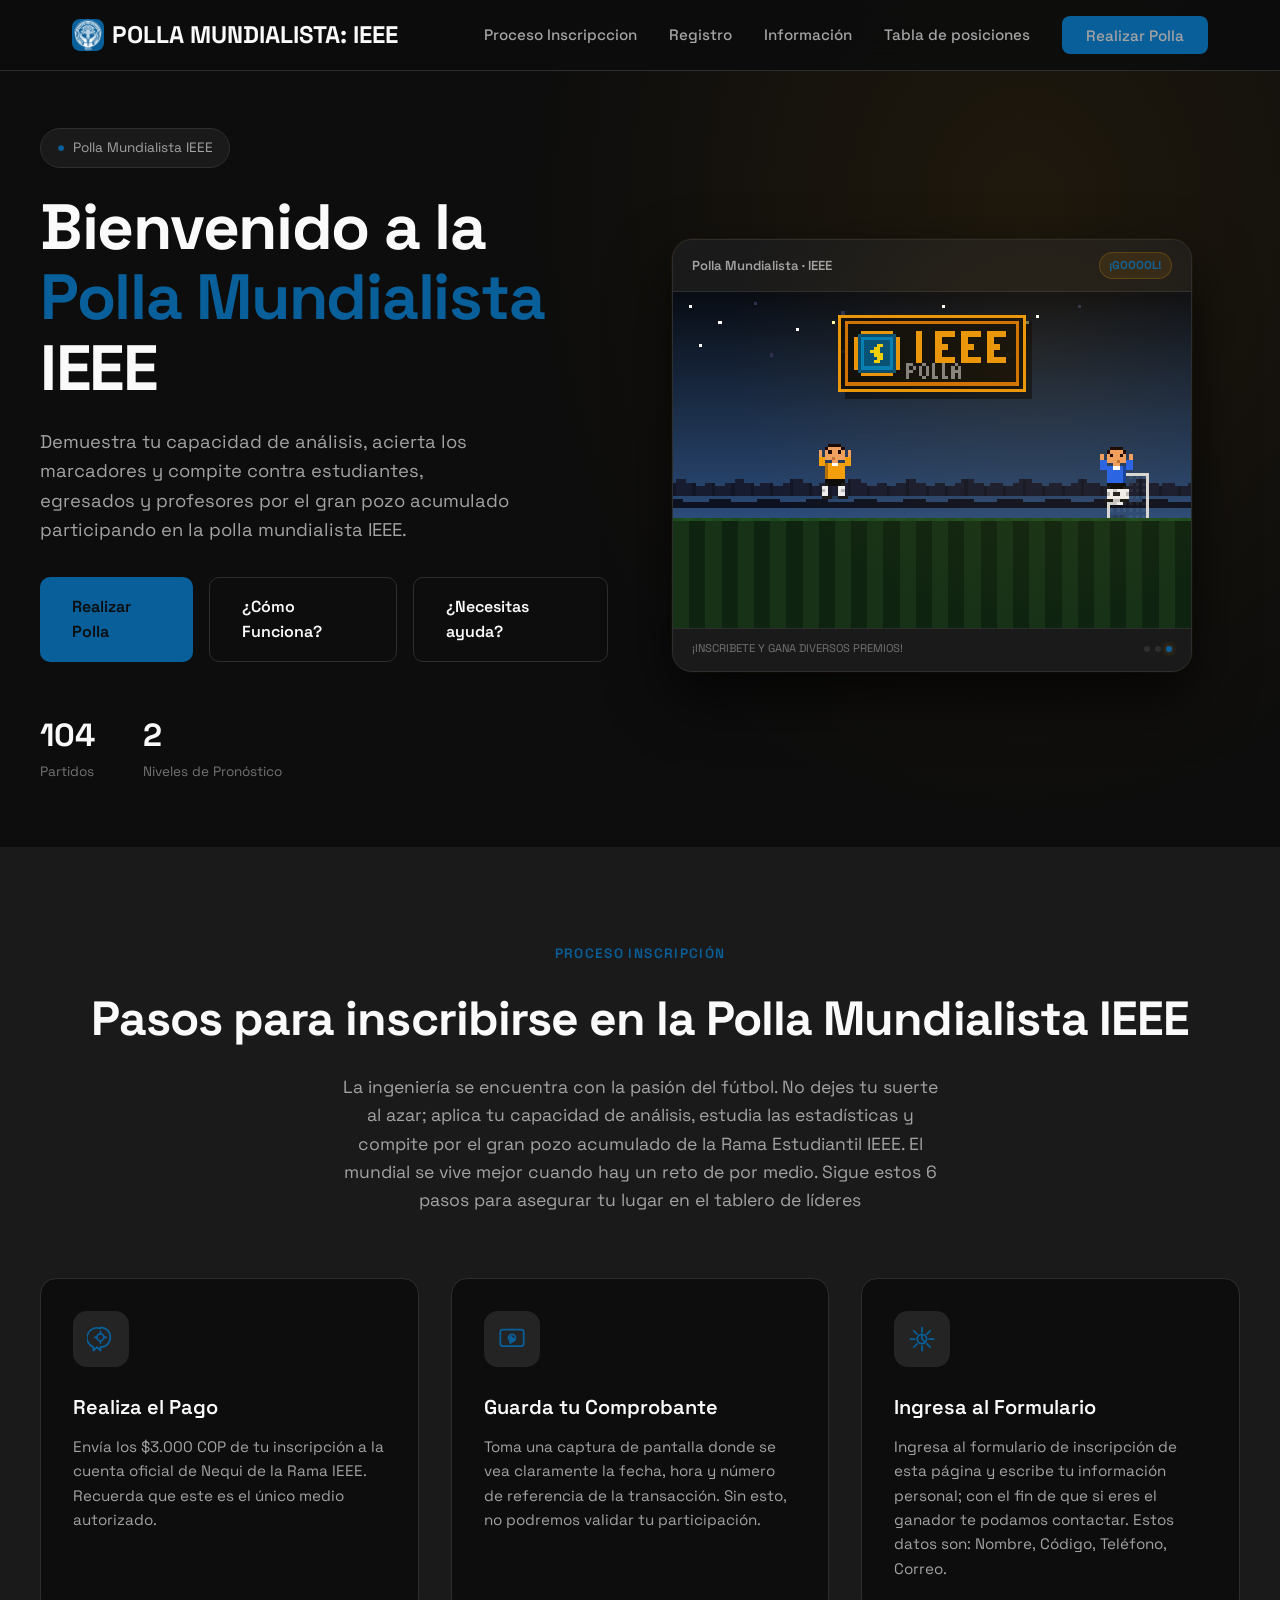
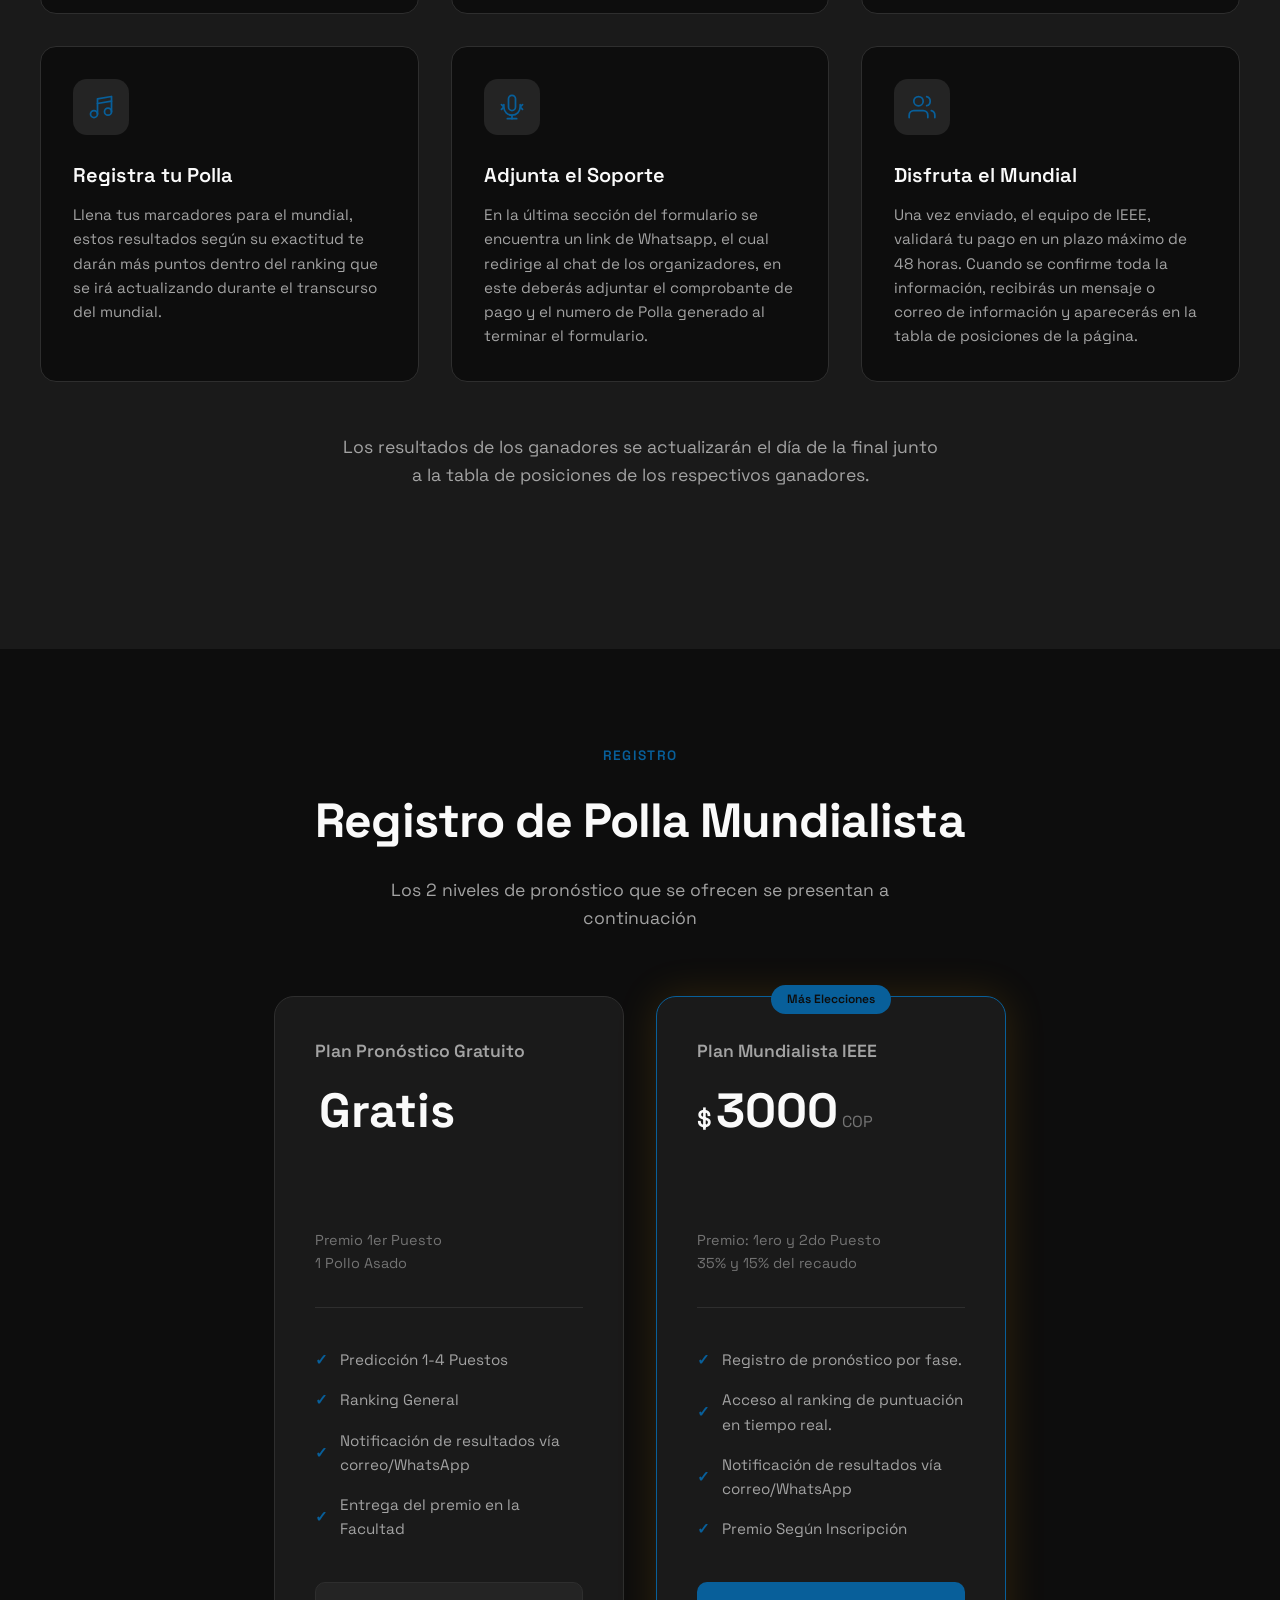
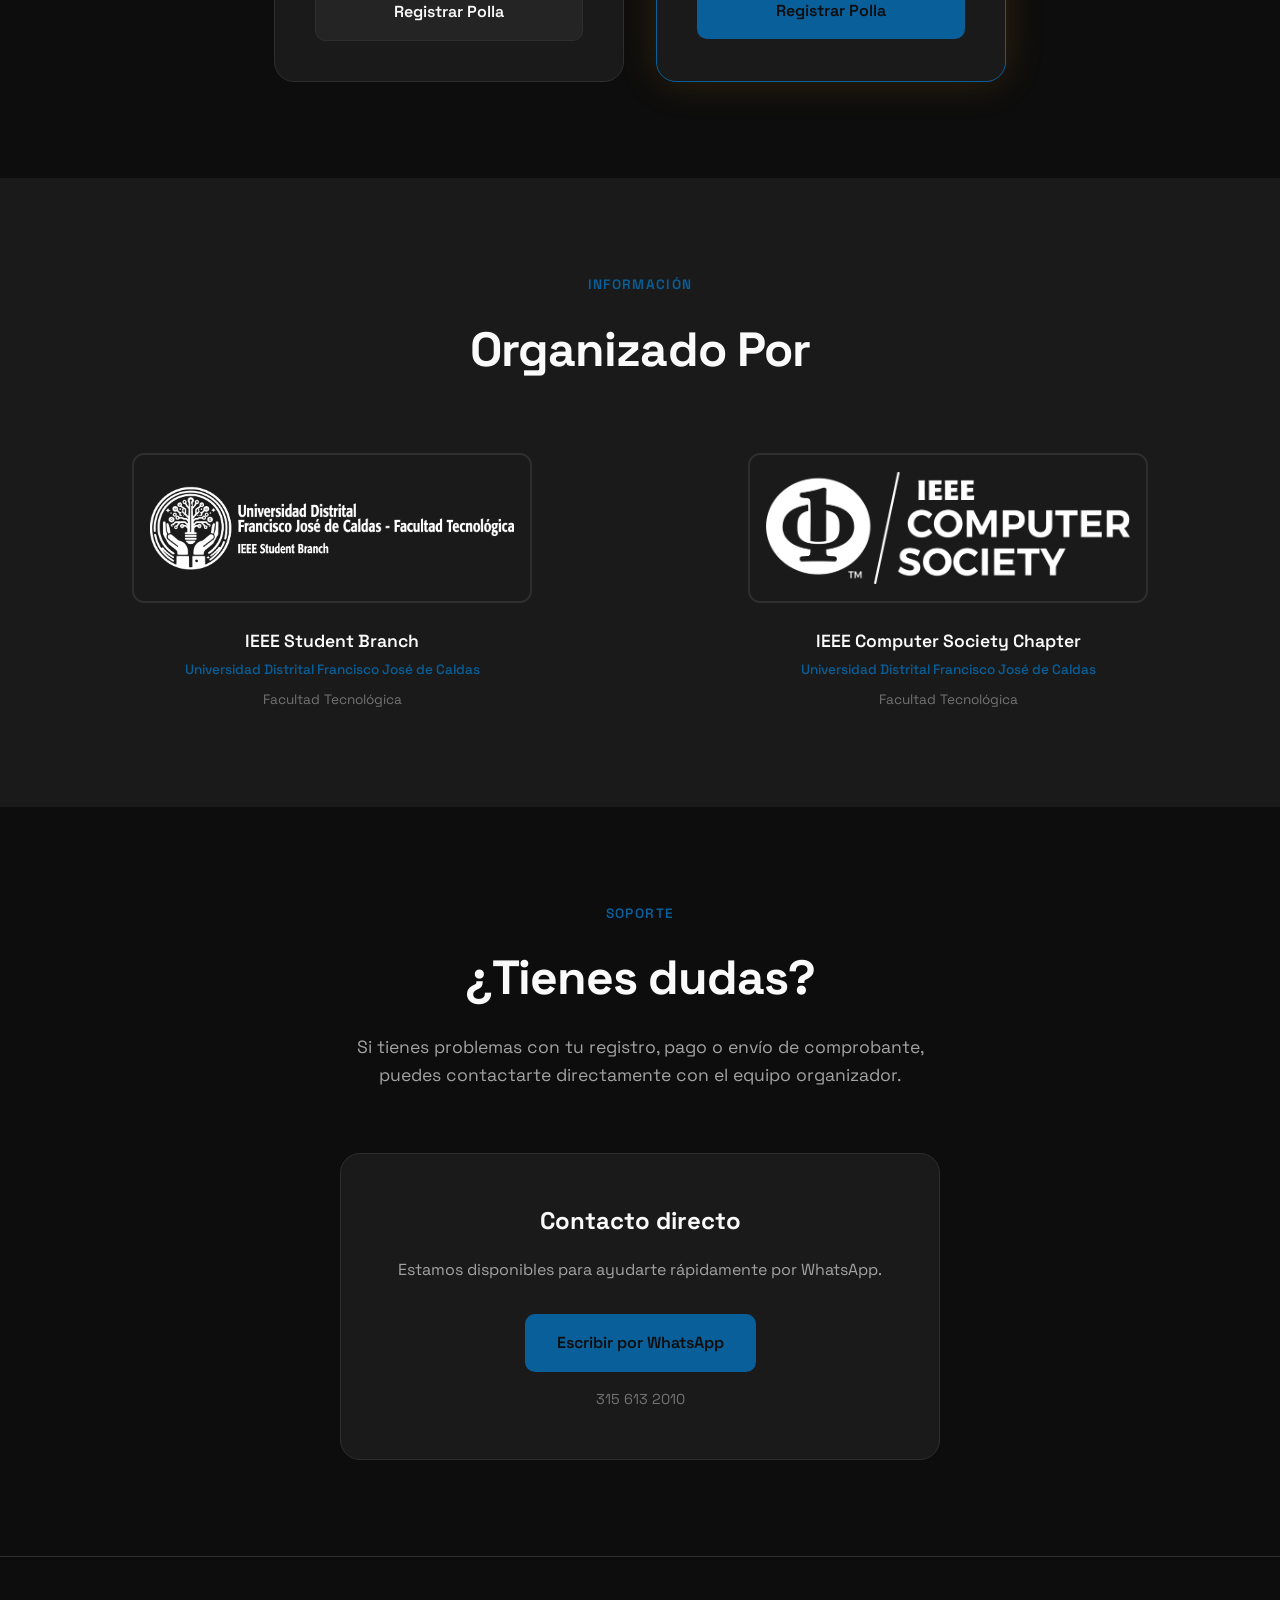
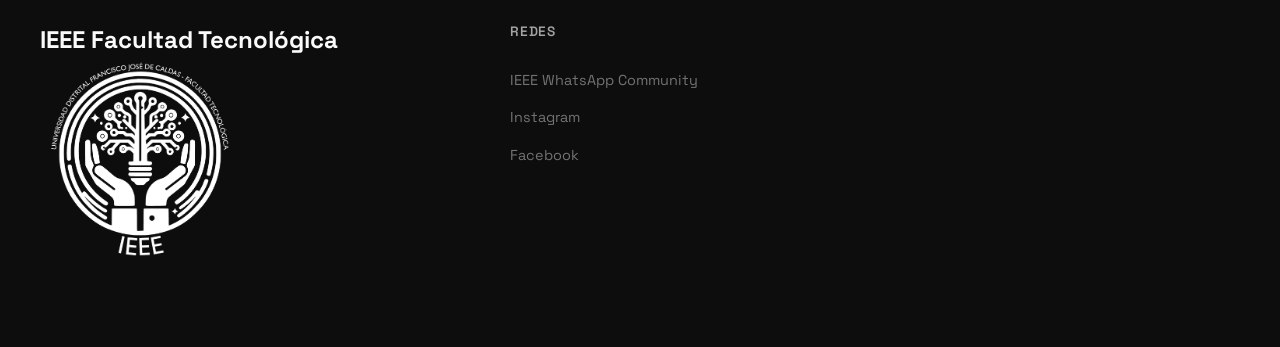
<file: index.html>
<!doctype html>
<html lang="en">

<head>
  <meta charset="UTF-8" />
  <meta name="viewport" content="width=device-width, initial-scale=1.0" />
  <title>Polla Mundialista IEEE</title>
  <link rel="preconnect" href="https://fonts.googleapis.com" />
  <link rel="preconnect" href="https://fonts.gstatic.com" crossorigin />
  <link href="https://fonts.googleapis.com/css2?family=Space+Grotesk:wght@300;400;500;600;700&display=swap"
    rel="stylesheet" />
  <link rel="stylesheet" href="styles.css" />
</head>

<body>
  <nav>
    <div class="nav-container">
      <a href="#" class="logo">
        <div class="logo-icon">
          <img src="images/Master Brand White.png" alt="IEEE Logo" />
        </div>
        POLLA MUNDIALISTA: IEEE
      </a>
      <ul class="nav-links">
        <li><a href="#features">Proceso Inscripccion</a></li>
        <li><a href="#pricing">Registro</a></li>
        <li><a href="#instructors">Información</a></li>
        <li><a href="leaderboard.html">Tabla de posiciones</a></li>
        <li><a href="#pricing" class="nav-cta"><span>Realizar Polla</span></a></li>
      </ul>
      <button class="mobile-menu-btn">☰</button>
    </div>
  </nav>
  <section class="hero">
    <div class="hero-container">
      <div class="hero-content">
        <div class="hero-badge"><span>●</span> Polla Mundialista IEEE</div>
        <h1>
          Bienvenido a la
          <span class="highlight">Polla Mundialista</span> IEEE
        </h1>
        <p class="hero-description">
          Demuestra tu capacidad de análisis, acierta los marcadores y compite
          contra estudiantes, egresados y profesores por el gran pozo
          acumulado participando en la polla mundialista IEEE.
        </p>
        <div class="hero-buttons">
          <a href="#pricing" class="btn-primary"> Realizar Polla</a>
          <a href="#features" class="btn-secondary"> ¿Cómo Funciona? </a>
          <a href="#help" class="btn-secondary"> ¿Necesitas ayuda? </a>
        </div>
        <div class="hero-stats">
          <div class="stat">
            <div class="stat-value">104</div>
            <div class="stat-label">Partidos</div>
          </div>
          <div class="stat">
            <div class="stat-value">2</div>
            <div class="stat-label">Niveles de Pronóstico</div>
          </div>
        </div>
      </div>
      <div class="pixel-scene-wrapper">
        <div class="pixel-card">
          <div class="pixel-topbar">
            <span class="pixel-title">Polla Mundialista · IEEE</span>
            <span class="pixel-phase" id="phaseLabel">Corriendo...</span>
          </div>
          <canvas id="pixelCanvas"></canvas>
          <div class="pixel-footer">
            <span class="pixel-hint">¡INSCRIBETE Y GANA DIVERSOS PREMIOS!</span>
            <div class="pixel-dots" id="phaseDots">
              <span class="pdot active"></span>
              <span class="pdot"></span>
              <span class="pdot"></span>
            </div>
          </div>
        </div>
      </div>
    </div>
  </section>
  <section class="features" id="features">
    <div class="section-container">
      <div class="section-header">
        <div class="section-label">Proceso Inscripción</div>
        <h2 class="section-title">
          Pasos para inscribirse en la Polla Mundialista IEEE
        </h2>
        <p class="section-description">
          La ingeniería se encuentra con la pasión del fútbol. No dejes tu
          suerte al azar; aplica tu capacidad de análisis, estudia las
          estadísticas y compite por el gran pozo acumulado de la Rama
          Estudiantil IEEE. El mundial se vive mejor cuando hay un reto de por
          medio. Sigue estos 6 pasos para asegurar tu lugar en el tablero de
          líderes
        </p>
      </div>
      <div class="features-grid">
        <div class="feature-card">
          <div class="feature-icon">
            <svg width="28" height="28" viewBox="0 0 24 24" fill="none" stroke="currentColor" stroke-width="1.5"
              stroke-linecap="round" stroke-linejoin="round">
              <path d="M11.5 2a8.5 8.5 0 0 1 0 17v3l-3-3-3 3v-3a8.5 8.5 0 0 1 6-16z" />
              <circle cx="11.5" cy="10.5" r="3" />
              <path d="M11.5 7.5v-2M14.5 10.5h2M11.5 13.5v2M8.5 10.5h-2" />
            </svg>
          </div>
          <h3>Realiza el Pago</h3>
          <p>
            Envía los $3.000 COP de tu inscripción a la cuenta oficial de
            Nequi de la Rama IEEE. Recuerda que este es el único medio
            autorizado.
          </p>
        </div>
        <div class="feature-card">
          <div class="feature-icon">
            <svg width="28" height="28" viewBox="0 0 24 24" fill="none" stroke="currentColor" stroke-width="1.5"
              stroke-linecap="round" stroke-linejoin="round">
              <rect x="2" y="4" width="20" height="14" rx="2" />
              <circle cx="12" cy="11" r="3" />
              <path d="M10.5 9.5l4 3-4 3z" fill="currentColor" />
            </svg>
          </div>
          <h3>Guarda tu Comprobante</h3>
          <p>
            Toma una captura de pantalla donde se vea claramente la fecha,
            hora y número de referencia de la transacción. Sin esto, no
            podremos validar tu participación.
          </p>
        </div>
        <div class="feature-card">
          <div class="feature-icon">
            <svg width="28" height="28" viewBox="0 0 24 24" fill="none" stroke="currentColor" stroke-width="1.5"
              stroke-linecap="round" stroke-linejoin="round">
              <path
                d="M12 2v4M12 18v4M4.93 4.93l2.83 2.83M16.24 16.24l2.83 2.83M2 12h4M18 12h4M4.93 19.07l2.83-2.83M16.24 7.76l2.83-2.83" />
              <circle cx="12" cy="12" r="4" />
              <path d="M12 8v4l2 2" />
            </svg>
          </div>
          <h3>Ingresa al Formulario</h3>
          <p>
            Ingresa al formulario de inscripción de esta página y escribe tu
            información personal; con el fin de que si eres el ganador te
            podamos contactar. Estos datos son: Nombre, Código, Teléfono,
            Correo.
          </p>
        </div>
        <div class="feature-card">
          <div class="feature-icon">
            <svg width="28" height="28" viewBox="0 0 24 24" fill="none" stroke="currentColor" stroke-width="1.5"
              stroke-linecap="round" stroke-linejoin="round">
              <path d="M9 18V5l12-2v13" />
              <circle cx="6" cy="18" r="3" />
              <circle cx="18" cy="16" r="3" />
              <path d="M9 9l12-2" />
            </svg>
          </div>
          <h3>Registra tu Polla</h3>
          <p>
            Llena tus marcadores para el mundial, estos resultados según su
            exactitud te darán más puntos dentro del ranking que se irá
            actualizando durante el transcurso del mundial.
          </p>
          <p></p>
        </div>
        <div class="feature-card">
          <div class="feature-icon">
            <svg width="28" height="28" viewBox="0 0 24 24" fill="none" stroke="currentColor" stroke-width="1.5"
              stroke-linecap="round" stroke-linejoin="round">
              <path d="M12 2a3 3 0 0 0-3 3v7a3 3 0 0 0 6 0V5a3 3 0 0 0-3-3z" />
              <path d="M19 10v2a7 7 0 0 1-14 0v-2" />
              <line x1="12" y1="19" x2="12" y2="22" />
              <path d="M8 22h8" />
              <path d="M3 10l1.5 1.5M21 10l-1.5 1.5M3 14l1.5-1.5M21 14l-1.5-1.5" />
            </svg>
          </div>
          <h3>Adjunta el Soporte</h3>
          <p>
            En la última sección del formulario se encuentra un link de
            Whatsapp, el cual redirige al chat de los organizadores, en este
            deberás adjuntar el comprobante de pago y el numero de Polla
            generado al terminar el formulario.
          </p>
        </div>
        <div class="feature-card">
          <div class="feature-icon">
            <svg width="28" height="28" viewBox="0 0 24 24" fill="none" stroke="currentColor" stroke-width="1.5"
              stroke-linecap="round" stroke-linejoin="round">
              <path d="M17 21v-2a4 4 0 0 0-4-4H5a4 4 0 0 0-4 4v2" />
              <circle cx="9" cy="7" r="4" />
              <path d="M23 21v-2a4 4 0 0 0-3-3.87" />
              <path d="M16 3.13a4 4 0 0 1 0 7.75" />
            </svg>
          </div>
          <h3>Disfruta el Mundial</h3>
          <p>
            Una vez enviado, el equipo de IEEE, validará tu pago en un plazo
            máximo de 48 horas. Cuando se confirme toda la información,
            recibirás un mensaje o correo de información y aparecerás en la
            tabla de posiciones de la página.
          </p>
        </div>
      </div>
      <br /><br />
      <div class="section-header">
        <p class="section-description">
          Los resultados de los ganadores se actualizarán el día de la final
          junto a la tabla de posiciones de los respectivos ganadores.
        </p>
      </div>
    </div>
  </section>
  <section class="pricing" id="pricing">
    <div class="section-container">
      <div class="section-header">
        <div class="section-label">Registro</div>
        <h2 class="section-title">Registro de Polla Mundialista</h2>
        <p class="section-description">
          Los 2 niveles de pronóstico que se ofrecen se presentan a
          continuación
        </p>
      </div>
      <div class="pricing-grid">
        <div class="pricing-card">
          <div class="pricing-name">Plan Pronóstico Gratuito</div>
          <div class="pricing-price"><span class="currency"></span>Gratis</div>
          <div class="pricing-billed"></div>
          <div class="pricing-savings"></div>
          <p class="pricing-description">Premio 1er Puesto <br> 1 Pollo Asado</p>
          <ul class="pricing-features">
            <li>Predicción 1-4 Puestos</li>
            <li>Ranking General</li>
            <li>Notificación de resultados vía correo/WhatsApp</li>
            <li>Entrega del premio en la Facultad</li>
          </ul>
          <a href="form.html" class="pricing-btn">Registrar Polla</a>
        </div>
        <div class="pricing-card featured" id="proCard">
          <div class="pricing-name">Plan Mundialista IEEE</div>
          <div class="pricing-price">
            <span class="currency">$</span><span id="proPrice">3000</span><span class="period">COP</span>
          </div>
          <div class="pricing-billed" id="proBilled"></div>
          <div class="pricing-savings" id="proSavings"></div>
          <p class="pricing-description">Premio: 1ero y 2do Puesto<br>35% y 15% del recaudo<br></p>
          <ul class="pricing-features">
            <li>Registro de pronóstico por fase.</li>
            <li>Acceso al ranking de puntuación en tiempo real.</li>
            <li>Notificación de resultados vía correo/WhatsApp</li>
            <li>Premio Según Inscripción</li>
          </ul>
          <a href="form.html" class="pricing-btn">Registrar Polla</a>
        </div>
      </div>
  </section>
  <section class="instructors" id="instructors">
    <div class="section-container">
      <div class="section-header">
        <div class="section-label">Información</div>
        <h2 class="section-title">Organizado Por</h2>
      </div>
      <div class="instructors-grid">
        <div class="instructor-card">
          <div class="instructor-image">
            <img src="images/Tagline Brand.png" alt="IEEE" />
          </div>
          <div class="instructor-name">IEEE Student Branch</div>
          <div class="instructor-role">
            Universidad Distrital Francisco José de Caldas
          </div>
          <p class="instructor-bio">Facultad Tecnológica</p>
        </div>
        <div class="instructors-grid">
          <div class="instructor-card">
            <div class="instructor-image">
              <img src="images/IEEE_Computer.png" alt="IEEE" />
            </div>
            <div class="instructor-name">IEEE Computer Society Chapter</div>
            <div class="instructor-role">
              Universidad Distrital Francisco José de Caldas
            </div>
            <p class="instructor-bio">Facultad Tecnológica</p>
          </div>
        </div>
      </div>
    </div>
  </section>
  <section class="help" id="help">
    <div class="section-container">
      <div class="section-header">
        <div class="section-label">Soporte</div>
        <h2 class="section-title">¿Tienes dudas?</h2>
        <p class="section-description">
          Si tienes problemas con tu registro, pago o envío de comprobante,
          puedes contactarte directamente con el equipo organizador.
        </p>
      </div>
      <div class="help-card">
        <div class="help-content">
          <h3>Contacto directo</h3>
          <p>Estamos disponibles para ayudarte rápidamente por WhatsApp.</p>
          <div class="help-actions">
            <a href="https://wa.me/573156132010" target="_blank" class="btn-primary">
              Escribir por WhatsApp 
            </a>
            <span class="help-number">315 613 2010</span>
          </div>
        </div>
      </div>
    </div>
  </section>
  <footer>
    <div class="footer-container">
      <div class="footer-grid">
        <div class="footer-brand">
          <a href="#" class="logo">IEEE Facultad Tecnológica
          </a>
          <img src="images/Master Brand White.png" alt="IEEE logo" width="200px">
        </div>
        <div>
          <h4 class="footer-title">REDES</h4>
          <ul class="footer-links">
            <li><a href="https://chat.whatsapp.com/DyvvelmxJ3DF8fblLTLEma">IEEE WhatsApp Community</a></li>
            <li><a
                href="https://www.instagram.com/ieee.udistrital.tecno?utm_source=ig_web_button_share_sheet&igsh=ZDNlZDc0MzIxNw==">Instagram</a>
            </li>
            <li><a href="https://www.facebook.com/profile.php?id=61559381924677">Facebook</a></li>
          </ul>
        </div>
      </div>
    </div>
  </footer>
  <script src="script.js"></script>
</body>

</html>
</file>
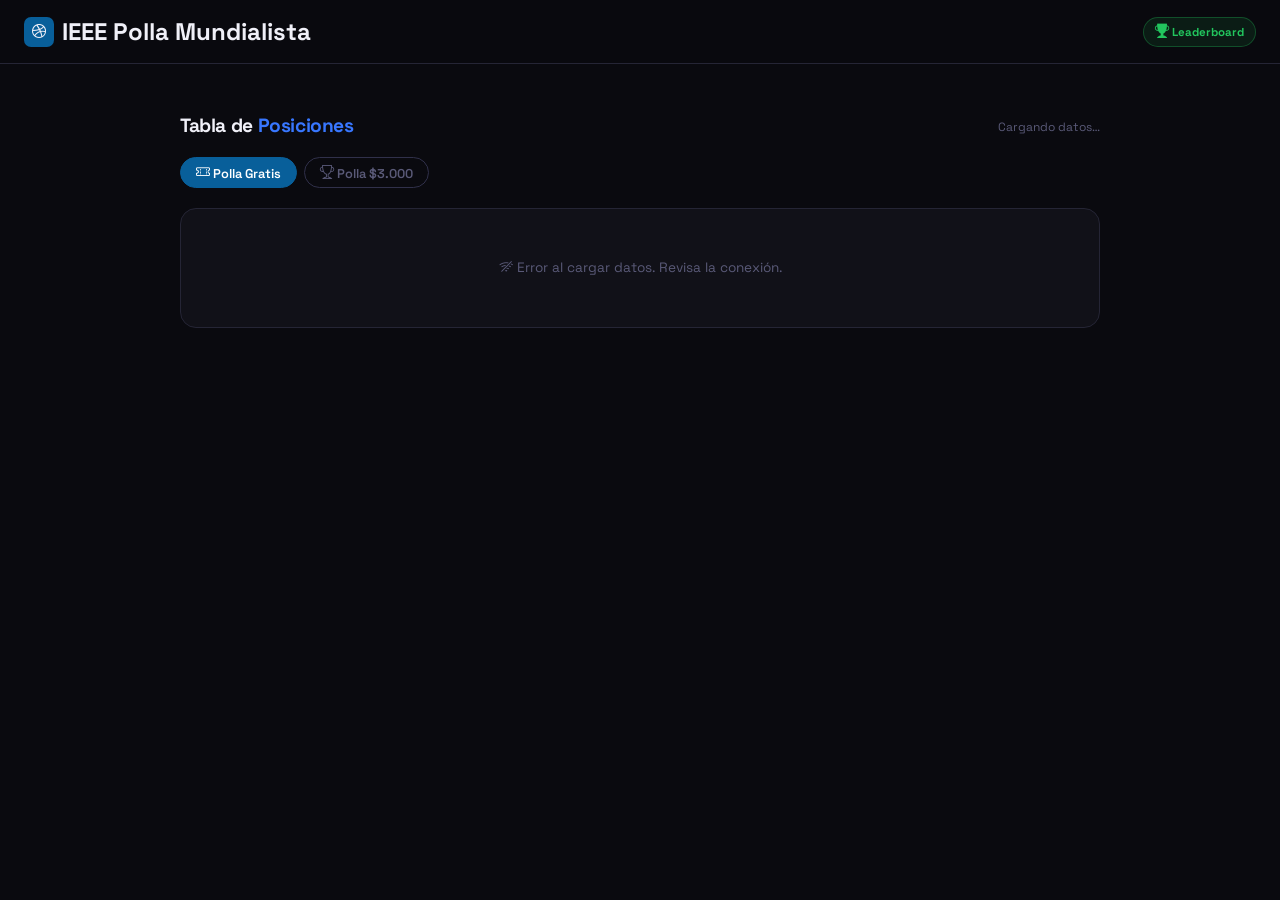
<file: leaderboard.html>
<!DOCTYPE html>
<html lang="es">
<head>
  <meta charset="UTF-8">
  <meta name="viewport" content="width=device-width, initial-scale=1.0">
  <title>Polla Mundialista IEEE 2026 — Leaderboard</title>
  <link rel="preconnect" href="https://fonts.googleapis.com">
  <link rel="preconnect" href="https://fonts.gstatic.com" crossorigin>
  <link href="https://fonts.googleapis.com/css2?family=Space+Grotesk:wght@300;400;500;600;700;800&display=swap" rel="stylesheet">
  <link rel="stylesheet" href="https://cdn.jsdelivr.net/npm/bootstrap-icons@1.11.3/font/bootstrap-icons.css">
  <link rel="stylesheet" href="leaderboard.css">
</head>
<body>

<nav>
  <div class="logo">
    <a href="index.html" class="logo">
      <div class="logo-icon"><i class="bi bi-dribbble"></i></div>
      IEEE Polla Mundialista
      </div>
    </a>
  <span class="nav-badge"><i class="bi bi-trophy-fill"></i> Leaderboard</span>
</nav>

<div class="page">
  <div class="lb-header">
    <div class="lb-title">Tabla de <span>Posiciones</span></div>
    <div style="font-size:.75rem;color:var(--text-m);" id="last-updated">Cargando datos…</div>
  </div>

  <div class="tab-row">
    <button class="tab active" onclick="switchTab('free', this)">
      <i class="bi bi-ticket-perforated"></i> Polla Gratis
    </button>
    <button class="tab" onclick="switchTab('3000', this)">
      <i class="bi bi-trophy"></i> Polla $3.000
    </button>
  </div>

  <div class="card" id="lb-card">
    <div class="loading-state"><div class="spinner"></div> Cargando predicciones…</div>
  </div>
</div>

<div class="modal-overlay hidden" id="modalOverlay" onclick="closeModalOutside(event)">
  <div class="modal" id="modal">
    <div class="modal-hdr">
      <h3 id="modal-title"><i class="bi bi-clipboard-data"></i> Detalle de Predicción</h3>
      <button class="modal-close" onclick="closeModal()"><i class="bi bi-x-lg"></i></button>
    </div>
    <div class="modal-body" id="modal-body"></div>
  </div>
</div>

<script src="lead.js"></script>
</body>
</html>
</file>
<file: styles.css>
@charset "utf-8";
* {
	margin: 0;
	padding: 0;
	box-sizing: border-box;
}

:root {
	--bg-dark: #0d0d0d;
	--bg-card: #1a1a1a;
	--bg-elevated: #242424;
	--accent: #085F9A;
	--accent-light: #fbbf24;
	--accent-dark: #d97706;
	--text-primary: #fafafa;
	--text-secondary: #a3a3a3;
	--text-muted: #737373;
	--border: #2e2e2e;
}

html {
	scroll-behavior: smooth;
}

body {
	font-family: 'Space Grotesk', sans-serif;
	background: var(--bg-dark);
	color: var(--text-primary);
	line-height: 1.6;
}

/* Navigation */
nav {
	position: fixed;
	top: 0;
	left: 0;
	right: 0;
	z-index: 1000;
	background: rgba(13, 13, 13, 0.9);
	backdrop-filter: blur(20px);
	border-bottom: 1px solid var(--border);
}

.nav-container {
	max-width: 1200px;
	margin: 0 auto;
	padding: 1rem 2rem;
	display: flex;
	justify-content: space-between;
	align-items: center;
}

.logo {
	font-size: 1.5rem;
	font-weight: 700;
	color: var(--text-primary);
	text-decoration: none;
	display: flex;
	align-items: center;
	gap: 0.5rem;
}

.logo-icon {
	width: 32px;
	height: 32px;
	background: var(--accent);
	border-radius: 8px;
	display: flex;
	align-items: center;
	justify-content: center;
}

.logo-icon img{
	width: 100%;
}

.nav-links {
	display: flex;
	gap: 2rem;
	list-style: none;
}

.nav-links a {
	color: var(--text-secondary);
	text-decoration: none;
	font-size: 0.95rem;
	font-weight: 500;
	transition: color 0.2s;
}

.nav-links a:hover {
	color: var(--accent);
}

.nav-cta {
	background: var(--accent);
	color: var(--bg-dark);
	padding: 0.6rem 1.5rem;
	border-radius: 8px;
	text-decoration: none;
	font-weight: 600;
	font-size: 0.9rem;
	transition: all 0.2s;
}

.nav-cta span {
	display: inline;
	background: transparent;
	padding: 0;
}

.nav-cta:hover {
	background: var(--accent-light);
	transform: translateY(-1px);
}

/* Hero Section */
.hero {
	/* min-height: 100vh; */
	/* Uncomment for full-screen hero */
	display: flex;
	align-items: center;
	padding: 8rem 2rem 4rem;
	position: relative;
	overflow: hidden;
}

.hero::before {
	content: '';
	position: absolute;
	top: -50%;
	right: -20%;
	width: 80%;
	height: 150%;
	background: radial-gradient(ellipse, rgba(245, 158, 11, 0.08) 0%, transparent 70%);
	pointer-events: none;
}

.hero-container {
	max-width: 1200px;
	margin: 0 auto;
	display: grid;
	grid-template-columns: 1fr 1fr;
	gap: 4rem;
	align-items: center;
}

.hero-content {
	position: relative;
	z-index: 1;
}

.hero-badge {
	display: inline-flex;
	align-items: center;
	gap: 0.5rem;
	background: var(--bg-card);
	border: 1px solid var(--border);
	padding: 0.5rem 1rem;
	border-radius: 100px;
	font-size: 0.85rem;
	color: var(--text-secondary);
	margin-bottom: 1.5rem;
}

.hero-badge span {
	color: var(--accent);
}

.hero h1 {
	font-size: clamp(2.5rem, 5vw, 4rem);
	font-weight: 700;
	line-height: 1.1;
	margin-bottom: 1.5rem;
	letter-spacing: -0.02em;
}

.hero h1 .highlight {
	color: var(--accent);
}

.hero-description {
	font-size: 1.15rem;
	color: var(--text-secondary);
	margin-bottom: 2rem;
	max-width: 480px;
}

.hero-buttons {
	display: flex;
	gap: 1rem;
	margin-bottom: 3rem;
}

.btn-primary {
	background: var(--accent);
	color: var(--bg-dark);
	padding: 1rem 2rem;
	border-radius: 10px;
	text-decoration: none;
	font-weight: 600;
	display: inline-flex;
	align-items: center;
	gap: 0.5rem;
	transition: all 0.2s;
}

.btn-primary:hover {
	background: var(--accent-light);
	transform: translateY(-2px);
	box-shadow: 0 10px 30px rgba(245, 158, 11, 0.3);
}

.btn-secondary {
	background: transparent;
	color: var(--text-primary);
	padding: 1rem 2rem;
	border-radius: 10px;
	text-decoration: none;
	font-weight: 600;
	border: 1px solid var(--border);
	transition: all 0.2s;
}

.btn-secondary:hover {
	border-color: var(--text-secondary);
	background: var(--bg-card);
}

.hero-stats {
	display: flex;
	gap: 3rem;
}

.stat {
	text-align: left;
}

.stat-value {
	font-size: 2rem;
	font-weight: 700;
	color: var(--text-primary);
}

.stat-label {
	font-size: 0.85rem;
	color: var(--text-muted);
}

/* Guitar Section */
.guitar-wrapper {
	position: relative;
	z-index: 1;
}

.guitar-card {
	background: var(--bg-card);
	border: 1px solid var(--border);
	border-radius: 20px;
	padding: 1.5rem;
	box-shadow: 0 25px 50px rgba(0, 0, 0, 0.5);
}

.guitar-header {
	display: flex;
	justify-content: space-between;
	align-items: center;
	margin-bottom: 1rem;
	padding-bottom: 1rem;
	border-bottom: 1px solid var(--border);
}

.guitar-title {
	font-size: 0.9rem;
	font-weight: 600;
	color: var(--text-secondary);
}

.guitar-controls {
	display: flex;
	gap: 0.5rem;
}

.chord-btn {
	background: var(--bg-elevated);
	border: 1px solid var(--border);
	color: var(--text-primary);
	padding: 0.4rem 0.8rem;
	border-radius: 6px;
	font-size: 0.8rem;
	font-family: inherit;
	font-weight: 500;
	cursor: pointer;
	transition: all 0.15s;
}

.chord-btn:hover {
	background: var(--accent);
	color: var(--bg-dark);
	border-color: var(--accent);
}

.chord-btn.active {
	background: var(--accent);
	color: var(--bg-dark);
	border-color: var(--accent);
}

/* Mini Guitar Fretboard */
.guitar-neck {
	position: relative;
	overflow: hidden;
	border-radius: 8px;
}

.fretboard {
	background:
		repeating-linear-gradient(90deg,
			transparent 0px,
			rgba(60, 30, 20, 0.15) 1px,
			transparent 2px,
			transparent 6px),
		linear-gradient(180deg,
			#3d2517 0%,
			#2a1810 20%,
			#1f120b 50%,
			#2a1810 80%,
			#3d2517 100%);
	border-radius: 6px;
	border: 3px solid #1a0f08;
	border-top: none;
}

.nut {
	height: 10px;
	background: linear-gradient(180deg,
			#f5f5dc 0%,
			#d4cba8 50%,
			#c9c098 100%);
	border-radius: 6px 6px 0 0;
}

.fretboard-grid {
	display: grid;
	grid-template-columns: repeat(8, 1fr);
	grid-template-rows: repeat(6, 32px);
	position: relative;
}

.string-labels {
	position: absolute;
	left: -28px;
	top: 0;
	height: calc(6 * 32px);
	display: flex;
	flex-direction: column;
}

.string-label {
	height: 32px;
	display: flex;
	align-items: center;
	justify-content: center;
	font-size: 0.7rem;
	color: var(--text-muted);
	font-weight: 500;
}

.fret {
	position: relative;
	border-right: 2px solid #c0a080;
	border-bottom: 1px solid rgba(200, 200, 200, 0.4);
	cursor: pointer;
	display: flex;
	align-items: center;
	justify-content: center;
	transition: background 0.1s;
}

.fret:hover {
	background: rgba(245, 158, 11, 0.15);
}

.fret::after {
	content: '';
	position: absolute;
	left: 0;
	right: 0;
	top: 50%;
	transform: translateY(-50%);
	pointer-events: none;
}

/* String thickness - thicker for lower strings */
.fret[data-string="0"]::after {
	height: 1px;
	background: linear-gradient(90deg,
			rgba(200, 180, 160, 0.4),
			rgba(240, 220, 200, 0.7),
			rgba(200, 180, 160, 0.4));
}

.fret[data-string="1"]::after {
	height: 1px;
	background: linear-gradient(90deg,
			rgba(200, 180, 160, 0.4),
			rgba(240, 220, 200, 0.7),
			rgba(200, 180, 160, 0.4));
}

.fret[data-string="2"]::after {
	height: 2px;
	background: linear-gradient(90deg,
			rgba(190, 170, 150, 0.5),
			rgba(230, 210, 190, 0.8),
			rgba(190, 170, 150, 0.5));
}

.fret[data-string="3"]::after {
	height: 2px;
	background: linear-gradient(90deg,
			rgba(180, 160, 140, 0.5),
			rgba(220, 200, 180, 0.8),
			rgba(180, 160, 140, 0.5));
}

.fret[data-string="4"]::after {
	height: 3px;
	background: linear-gradient(90deg,
			rgba(160, 140, 120, 0.5),
			rgba(200, 180, 160, 0.85),
			rgba(160, 140, 120, 0.5));
	box-shadow: 0 0 2px rgba(200, 180, 160, 0.3);
}

.fret[data-string="5"]::after {
	height: 4px;
	background: linear-gradient(90deg,
			rgba(150, 130, 110, 0.5),
			rgba(190, 170, 150, 0.9),
			rgba(150, 130, 110, 0.5));
	box-shadow: 0 0 3px rgba(190, 170, 150, 0.4);
}

.note-marker {
	width: 18px;
	height: 18px;
	background: var(--accent);
	border-radius: 50%;
	display: none;
	align-items: center;
	justify-content: center;
	font-size: 0.5rem;
	font-weight: 700;
	color: var(--bg-dark);
	z-index: 2;
	box-shadow: 0 2px 8px rgba(245, 158, 11, 0.5);
}

.note-marker.show {
	display: flex;
}

.note-marker.playing {
	animation: notePulse 0.3s ease;
}

@keyframes notePulse {
	0% {
		transform: scale(1);
	}

	50% {
		transform: scale(1.3);
	}

	100% {
		transform: scale(1);
	}
}

.fret-marker {
	position: absolute;
	width: 8px;
	height: 8px;
	background: rgba(255, 255, 255, 0.15);
	border-radius: 50%;
	pointer-events: none;
}

.guitar-footer {
	margin-top: 1rem;
	padding-top: 1rem;
	border-top: 1px solid var(--border);
	display: flex;
	flex-direction: column;
	gap: 0.75rem;
}

.guitar-footer-row {
	display: flex;
	justify-content: space-between;
	align-items: center;
}

.guitar-hint {
	font-size: 0.75rem;
	color: var(--text-muted);
}

.footer-controls {
	display: flex;
	align-items: center;
	gap: 1rem;
}

.clear-btn {
	background: var(--bg-elevated);
	border: 1px solid var(--border);
	color: var(--text-secondary);
	padding: 0.3rem 0.6rem;
	border-radius: 5px;
	font-size: 0.7rem;
	font-family: inherit;
	cursor: pointer;
	transition: all 0.15s;
}

.clear-btn:hover {
	background: var(--border);
	color: var(--text-primary);
}

.sound-toggle {
	display: flex;
	align-items: center;
	gap: 0.5rem;
	font-size: 0.8rem;
	color: var(--text-secondary);
}

.toggle-switch {
	width: 36px;
	height: 20px;
	background: var(--bg-elevated);
	border-radius: 10px;
	position: relative;
	cursor: pointer;
	transition: background 0.2s;
}

.toggle-switch.active {
	background: var(--accent);
}

.toggle-switch::after {
	content: '';
	position: absolute;
	width: 16px;
	height: 16px;
	background: var(--text-primary);
	border-radius: 50%;
	top: 2px;
	left: 2px;
	transition: transform 0.2s;
}

.toggle-switch.active::after {
	transform: translateX(16px);
}

/* Song Player */
.song-player {
	display: flex;
	align-items: center;
	gap: 0.75rem;
	background: var(--bg-elevated);
	border-radius: 8px;
	padding: 0.5rem 0.75rem;
}

.play-btn {
	width: 32px;
	height: 32px;
	background: var(--accent);
	border: none;
	border-radius: 50%;
	color: var(--bg-dark);
	font-size: 0.9rem;
	cursor: pointer;
	display: flex;
	align-items: center;
	justify-content: center;
	transition: all 0.15s;
	flex-shrink: 0;
}

.play-btn:hover {
	background: var(--accent-light);
	transform: scale(1.05);
}

.play-btn.playing {
	background: var(--accent-dark);
}

.song-info {
	flex: 1;
	min-width: 0;
}

.song-title {
	font-size: 0.75rem;
	font-weight: 600;
	color: var(--text-primary);
	white-space: nowrap;
	overflow: hidden;
	text-overflow: ellipsis;
}

.song-progress {
	width: 100%;
	height: 3px;
	background: var(--border);
	border-radius: 2px;
	margin-top: 4px;
	overflow: hidden;
}

.song-progress-bar {
	height: 100%;
	background: var(--accent);
	width: 0%;
	transition: width 0.1s linear;
}

.song-select {
	background: var(--bg-dark);
	border: 1px solid var(--border);
	color: var(--text-secondary);
	padding: 0.3rem 0.5rem;
	border-radius: 5px;
	font-size: 0.7rem;
	font-family: inherit;
	cursor: pointer;
}

.song-select:focus {
	outline: none;
	border-color: var(--accent);
}

/* Features Section */
.features {
	padding: 6rem 2rem;
	background: var(--bg-card);
}

.section-container {
	max-width: 1200px;
	margin: 0 auto;
}

.section-header {
	text-align: center;
	margin-bottom: 4rem;
}

.section-label {
	font-size: 0.85rem;
	color: var(--accent);
	font-weight: 600;
	text-transform: uppercase;
	letter-spacing: 0.1em;
	margin-bottom: 1rem;
}

.section-title {
	font-size: clamp(2rem, 4vw, 3rem);
	font-weight: 700;
	margin-bottom: 1rem;
	letter-spacing: -0.02em;
}

.section-description {
	font-size: 1.1rem;
	color: var(--text-secondary);
	max-width: 600px;
	margin: 0 auto;
}

.features-grid {
	display: grid;
	grid-template-columns: repeat(3, 1fr);
	gap: 2rem;
}

.feature-card {
	background: var(--bg-dark);
	border: 1px solid var(--border);
	border-radius: 16px;
	padding: 2rem;
	transition: all 0.3s;
}

.feature-card:hover {
	border-color: var(--accent);
	transform: translateY(-4px);
}

.feature-icon {
	width: 56px;
	height: 56px;
	background: var(--bg-elevated);
	border-radius: 14px;
	display: flex;
	align-items: center;
	justify-content: center;
	margin-bottom: 1.5rem;
	color: var(--accent);
	transition: all 0.3s;
}

.feature-card:hover .feature-icon {
	background: var(--accent);
	color: var(--bg-dark);
}

.feature-card h3 {
	font-size: 1.25rem;
	font-weight: 600;
	margin-bottom: 0.75rem;
}

.feature-card p {
	color: var(--text-secondary);
	font-size: 0.95rem;
}

/* Pricing Section */
.pricing {
	padding: 6rem 2rem;
}

.billing-toggle {
	display: flex;
	justify-content: center;
	align-items: center;
	gap: 0.5rem;
	margin-bottom: 3rem;
	background: var(--bg-card);
	padding: 0.5rem;
	border-radius: 12px;
	width: fit-content;
	margin-left: auto;
	margin-right: auto;
	border: 1px solid var(--border);
}

.billing-option {
	padding: 0.75rem 1.5rem;
	border-radius: 8px;
	font-size: 0.9rem;
	font-weight: 500;
	color: var(--text-secondary);
	cursor: pointer;
	transition: all 0.2s;
	position: relative;
	background: transparent;
	border: none;
	font-family: inherit;
}

.billing-option:hover {
	color: var(--text-primary);
}

.billing-option.active {
	background: var(--accent);
	color: var(--bg-dark);
}

.billing-option .discount-badge {
	position: absolute;
	top: -8px;
	right: -8px;
	background: #22c55e;
	color: #fff;
	font-size: 0.65rem;
	font-weight: 700;
	padding: 0.2rem 0.4rem;
	border-radius: 4px;
}

.pricing-grid {
    display: flex;       
    justify-content: center; 
    flex-wrap: wrap;        
    gap: 2rem;
    max-width: 900px;       
    margin: 0 auto;         
}

.pricing-card {
    background: var(--bg-card);
    border: 1px solid var(--border);
    border-radius: 20px;
    padding: 2.5rem;
    position: relative;
    transition: all 0.3s;
    width: 350px;           
    flex: 0 1 350px;        
}

.pricing-card:hover {
	transform: translateY(-4px);
}

.pricing-card.featured {
	border-color: var(--accent);
	box-shadow: 0 0 40px rgba(245, 158, 11, 0.15);
}

.pricing-card.featured::before {
	content: 'Más Elecciones';
	position: absolute;
	top: -12px;
	left: 50%;
	transform: translateX(-50%);
	background: var(--accent);
	color: var(--bg-dark);
	padding: 0.3rem 1rem;
	border-radius: 100px;
	font-size: 0.75rem;
	font-weight: 600;
}

.pricing-name {
	font-size: 1.1rem;
	font-weight: 600;
	color: var(--text-secondary);
	margin-bottom: 0.5rem;
}

.pricing-price {
	font-size: 3rem;
	font-weight: 700;
	margin-bottom: 0.25rem;
	display: flex;
	align-items: baseline;
	gap: 0.25rem;
}

.pricing-price .currency {
	font-size: 1.5rem;
	font-weight: 600;
}

.pricing-price .period {
	font-size: 1rem;
	font-weight: 400;
	color: var(--text-muted);
}

.pricing-billed {
	font-size: 0.85rem;
	color: var(--text-muted);
	margin-bottom: 0.5rem;
	min-height: 1.2rem;
}

.pricing-savings {
	display: inline-block;
	background: rgba(34, 197, 94, 0.15);
	color: #22c55e;
	font-size: 0.8rem;
	font-weight: 600;
	padding: 0.25rem 0.75rem;
	border-radius: 100px;
	margin-bottom: 1rem;
	min-height: 1.5rem;
}

.pricing-savings:empty {
	visibility: hidden;
}

.pricing-description {
	color: var(--text-muted);
	font-size: 0.9rem;
	margin-bottom: 2rem;
	padding-bottom: 2rem;
	border-bottom: 1px solid var(--border);
}

.pricing-features {
	list-style: none;
	margin-bottom: 2rem;
}

.pricing-features li {
	display: flex;
	align-items: center;
	gap: 0.75rem;
	padding: 0.5rem 0;
	color: var(--text-secondary);
	font-size: 0.95rem;
}

.pricing-features li::before {
	content: '✓';
	color: var(--accent);
	font-weight: 700;
}

.pricing-btn {
	display: block;
	text-align: center;
	padding: 1rem;
	border-radius: 10px;
	text-decoration: none;
	font-weight: 600;
	transition: all 0.2s;
}

.pricing-card .pricing-btn {
	background: var(--bg-elevated);
	color: var(--text-primary);
	border: 1px solid var(--border);
}

.pricing-card .pricing-btn:hover {
	background: var(--text-primary);
	color: var(--bg-dark);
}

.pricing-card.featured .pricing-btn {
	background: var(--accent);
	color: var(--bg-dark);
	border: none;
}

.pricing-card.featured .pricing-btn:hover {
	background: var(--accent-light);
}

/* Instructors Section */
.instructors {
	padding: 6rem 2rem;
	background: var(--bg-card);
}

.instructors-grid {
    display: grid;
    grid-template-columns: repeat(auto-fit, minmax(280px, 1fr)); 
    gap: 2rem;
    max-width: 1200px;
    margin: 0 auto;
    justify-content: center; 
}

.instructor-card {
    text-align: center;
    max-width: 450px; 
    margin: 0 auto;
}

.instructor-image {
    width: 100%;      
    max-width: 400px; 
    height: 150px;    
    border-radius: 12px; 
    margin: 0 auto 1.5rem;
    border: 2px solid var(--border);
    transition: all 0.3s;
    overflow: hidden;
    display: flex;
    align-items: center;
    justify-content: center;
    padding: 1rem; 
}

.instructor-image img {
    width: 100%;
    height: 100%;
    object-fit: contain; 
    filter: grayscale(0%);
    transition: transform 0.3s;
}

.instructor-card:hover .instructor-image {
    border-color: var(--accent);
    transform: translateY(-5px); 
	background-color: #FFFF;
    box-shadow: 0 10px 25px rgba(0,0,0,0.1);
}

.instructor-card:hover .instructor-image img {
	filter: grayscale(0%);
}

.instructor-card:hover img {
    transform: scale(1.05); 
}

.instructor-name {
	font-size: 1.1rem;
	font-weight: 600;
	margin-bottom: 0.25rem;
}

.instructor-role {
	color: var(--accent);
	font-size: 0.85rem;
	font-weight: 500;
	margin-bottom: 0.5rem;
}

.instructor-bio {
	color: var(--text-muted);
	font-size: 0.85rem;
}

/* Testimonials */
.testimonials {
	padding: 6rem 2rem;
}

.testimonials-grid {
	display: grid;
	grid-template-columns: repeat(3, 1fr);
	gap: 2rem;
}

.testimonial-card {
	background: var(--bg-card);
	border: 1px solid var(--border);
	border-radius: 16px;
	padding: 2rem;
}

.testimonial-stars {
	color: var(--accent);
	font-size: 1rem;
	margin-bottom: 1rem;
}

.testimonial-text {
	color: var(--text-secondary);
	font-size: 1rem;
	line-height: 1.7;
	margin-bottom: 1.5rem;
}

.testimonial-author {
	display: flex;
	align-items: center;
	gap: 1rem;
}

.testimonial-avatar {
	width: 64px;
	height: 64px;
	border-radius: 50%;
	overflow: hidden;
	flex-shrink: 0;
}

.testimonial-avatar img {
	width: 100%;
	height: 100%;
	object-fit: cover;
}

.testimonial-name {
	font-weight: 600;
	font-size: 0.95rem;
}

.testimonial-title {
	color: var(--text-muted);
	font-size: 0.8rem;
}

/* CTA Section */
.cta {
	padding: 6rem 2rem;
	background: linear-gradient(135deg, var(--bg-card) 0%, var(--bg-dark) 100%);
	text-align: center;
	position: relative;
	overflow: hidden;
}

.cta::before {
	content: '';
	position: absolute;
	top: 50%;
	left: 50%;
	transform: translate(-50%, -50%);
	width: 600px;
	height: 600px;
	background: radial-gradient(circle, rgba(245, 158, 11, 0.1) 0%, transparent 70%);
	pointer-events: none;
}

.cta-content {
	position: relative;
	z-index: 1;
}

.cta h2 {
	font-size: clamp(2rem, 4vw, 3rem);
	font-weight: 700;
	margin-bottom: 1rem;
}

.cta p {
	color: var(--text-secondary);
	font-size: 1.1rem;
	margin-bottom: 2rem;
	max-width: 500px;
	margin-left: auto;
	margin-right: auto;
}

/* Footer */
footer {
	padding: 4rem 2rem 2rem;
	border-top: 1px solid var(--border);
}

.footer-container {
	max-width: 1200px;
	margin: 0 auto;
}

.footer-grid {
	display: grid;
	grid-template-columns: 2fr 1fr 1fr 1fr;
	gap: 3rem;
	margin-bottom: 3rem;
}

.footer-brand p {
	color: var(--text-muted);
	font-size: 0.9rem;
	margin-top: 1rem;
	max-width: 280px;
}

.footer-title {
	font-size: 0.85rem;
	font-weight: 600;
	color: var(--text-secondary);
	text-transform: uppercase;
	letter-spacing: 0.05em;
	margin-bottom: 1.5rem;
}

.footer-links {
	list-style: none;
}

.footer-links li {
	margin-bottom: 0.75rem;
}

.footer-links a {
	color: var(--text-muted);
	text-decoration: none;
	font-size: 0.9rem;
	transition: color 0.2s;
}

.footer-links a:hover {
	color: var(--accent);
}

.footer-bottom {
	padding-top: 2rem;
	border-top: 1px solid var(--border);
	display: flex;
	justify-content: space-between;
	align-items: center;
	font-size: 0.85rem;
	color: var(--text-muted);
}

.footer-bottom a {
	color: var(--accent);
	text-decoration: none;
	transition: color 0.2s;
}

.footer-bottom a:hover {
	color: var(--accent-light);
}

/* Mobile Menu */
.mobile-menu-btn {
	display: none;
	background: none;
	border: none;
	color: var(--text-primary);
	font-size: 1.5rem;
	cursor: pointer;
}

@media (max-width: 768px) {
  .hero {
    padding: 6rem 1.25rem 3rem;
  }

  .hero-container {
    grid-template-columns: 1fr;
    gap: 2rem;
    text-align: center;
  }

  .hero-content {
    order: 2;
  }

  .pixel-scene-wrapper {
    order: 1;
    max-width: 100%;
    margin: 0 auto;
  }

  .hero-description {
    margin: 0 auto 2rem;
    font-size: 1rem;
  }

  .hero-buttons {
    justify-content: center;
    flex-wrap: wrap;       
    gap: 0.75rem;
  }

  .btn-primary,
  .btn-secondary {
    padding: 0.8rem 1.25rem;
    font-size: 0.9rem;
    width: 100%;            
    justify-content: center;
  }

  .hero-stats {
    justify-content: center;
    gap: 2rem;
  }

  .features-grid,
  .testimonials-grid {
    grid-template-columns: 1fr;
    max-width: 500px;
    margin: 0 auto;
  }

  .pricing-grid {
    flex-direction: column;
    align-items: center;
  }

  .pricing-card {
    width: 100%;
    max-width: 400px;
  }

  .billing-toggle {
    flex-wrap: wrap;
    justify-content: center;
  }

  .billing-option {
    padding: 0.6rem 1.2rem;
    font-size: 0.85rem;
  }

  .instructors-grid {
    grid-template-columns: 1fr;
  }

  .footer-grid {
    grid-template-columns: 1fr 1fr;
  }

  .nav-links {
    position: absolute;
    top: 100%;
    left: 0;
    width: 100%;
    background: #0a0a0f;
    flex-direction: column;
    align-items: center;
    padding: 20px 0;
    display: none;
  }

  .nav-links.active {
    display: flex;
  }

  .nav-cta {
    position: static;
    transform: none;
    display: none;
  }

  .nav-cta.active {
    display: block;
    text-align: center;
  }

  .mobile-menu-btn {
    display: block;
    font-size: 24px;
    background: none;
    border: none;
    color: white;
    cursor: pointer;
  }
}

.pixel-scene-wrapper { position:relative; z-index:1; width:100%; max-width:520px; }

.pixel-card {
  background: var(--bg-card);
  border: 1px solid var(--border);
  border-radius: 20px;
  overflow: hidden;
  box-shadow: 0 25px 60px rgba(0,0,0,0.7), 0 0 0 1px rgba(245,158,11,0.05);
  position: relative;
}
.pixel-card::after {
  content:'';
  position:absolute; inset:0; pointer-events:none; border-radius:20px;
  background: radial-gradient(ellipse at 70% 25%, rgba(245,158,11,0.08) 0%, transparent 60%);
}

.pixel-topbar {
  padding: .75rem 1.2rem;
  display: flex; justify-content: space-between; align-items: center;
  border-bottom: 1px solid var(--border);
}
.pixel-title { font-size:.82rem; font-weight:600; color:var(--text-secondary); }
.pixel-phase {
  font-size:.72rem; font-weight:700; color:var(--accent);
  background:rgba(245,158,11,.1); border:1px solid rgba(245,158,11,.2);
  padding:.2rem .6rem; border-radius:100px;
  transition: all .4s;
}

#pixelCanvas {
  display:block; width:100%; height:auto;
  image-rendering:pixelated; image-rendering:crisp-edges;
}

.pixel-footer {
  padding:.65rem 1.2rem .85rem;
  display:flex; justify-content:space-between; align-items:center;
  border-top:1px solid var(--border);
}
.pixel-hint { font-size:.7rem; color:var(--text-muted); }
.pixel-dots { display:flex; gap:.3rem; align-items:center; }
.pdot { width:6px; height:6px; border-radius:50%; background:var(--border); transition:background .3s; }
.pdot.active { background:var(--accent); box-shadow:0 0 6px rgba(245,158,11,.5); }

@media(max-width:1024px){ .pixel-scene-wrapper{ order:0; margin:0 auto; } }

.instructor-image img {
  filter: brightness(0) invert(1); 
}

.instructor-card:hover .instructor-image img {
  filter: none; 
}

/* Help Section */
.help {
  padding: 6rem 2rem;
}

.help-card {
  background: var(--bg-card);
  border: 1px solid var(--border);
  border-radius: 20px;
  padding: 3rem;
  text-align: center;
  max-width: 600px;
  margin: 0 auto;
  transition: all 0.3s;
}

.help-card:hover {
  border-color: var(--accent);
  transform: translateY(-4px);
  box-shadow: 0 20px 40px rgba(0,0,0,0.4);
}

.help-content h3 {
  font-size: 1.5rem;
  margin-bottom: 1rem;
}

.help-content p {
  color: var(--text-secondary);
  margin-bottom: 2rem;
}

.help-actions {
  display: flex;
  flex-direction: column;
  gap: 1rem;
  align-items: center;
}

.help-number {
  font-size: 0.9rem;
  color: var(--text-muted);
}

@media (min-width: 769px) {
  .mobile-menu-btn {
    display: none;
  }
}
</file>
<file: leaderboard.css>
*{margin:0;padding:0;box-sizing:border-box;}
:root{
  --bg:#0a0a0f;--bg-card:#111118;--bg-el:#1a1a24;--bg-el2:#22222e;
  --accent:#085F9A;--accent-l:#3877ff;--accent-g:rgba(8,95,154,0.22);
  --text:#f0f0f8;--text-s:#9090b0;--text-m:#5a5a78;
  --border:#252535;--border-l:#30304a;
  --ok:#22c55e;--ok-bg:rgba(34,197,94,0.1);
  --warn:#f59e0b;--err:#ef4444;--err-bg:rgba(239,68,68,0.1);
  --gold:#f59e0b;--silver:#9090b0;--bronze:#cd7c3a;
  --surface: #1a1a24;    
  --surface-alt: #22222e; 
}
body{font-family:'Space Grotesk',sans-serif;background:var(--bg);color:var(--text);min-height:100vh;line-height:1.5;}
.page{max-width:960px;margin:0 auto;padding:1.5rem 1.25rem 4rem;}

nav{position:sticky;top:0;z-index:200;background:rgba(10,10,15,0.92);backdrop-filter:blur(18px);border-bottom:1px solid var(--border);padding:.85rem 1.5rem;display:flex;align-items:center;gap:.75rem;margin-bottom:0;}
.logo{display:flex;align-items:center;gap:.55rem;font-weight:800;font-size:1.05rem;color:var(--text);margin-right:auto;}
.logo-icon{width:30px;height:30px;background:var(--accent);border-radius:7px;display:flex;align-items:center;justify-content:center;font-size:.9rem;}
.nav-badge{font-size:.72rem;font-weight:700;color:var(--ok);background:var(--ok-bg);border:1px solid rgba(34,197,94,0.3);border-radius:100px;padding:.2rem .7rem;}

.lb-header{display:flex;align-items:center;justify-content:space-between;gap:1rem;margin:1.5rem 0 1rem;flex-wrap:wrap;}
.lb-title{font-size:1.2rem;font-weight:800;letter-spacing:-.02em;}
.lb-title span{color:var(--accent-l);}

.tab-row{display:flex;gap:.4rem;margin-bottom:1.25rem;flex-wrap:wrap;}
.tab{background:transparent;border:1px solid var(--border-l);color:var(--text-m);padding:.35rem .95rem;border-radius:100px;font-family:inherit;font-size:.8rem;font-weight:600;cursor:pointer;transition:all .2s;}
.tab.active{background:var(--accent);border-color:var(--accent);color:#fff;}
.tab:not(.active):hover{border-color:var(--accent-l);color:var(--accent-l);}

.card{background:var(--bg-card);border:1px solid var(--border);border-radius:16px;overflow:hidden;}

.lb-table{width:100%;border-collapse:collapse;}
.lb-table thead tr{background:var(--bg-el2);}
.lb-table th{padding:.6rem 1rem;text-align:left;font-size:.68rem;font-weight:700;color:var(--text-m);text-transform:uppercase;letter-spacing:.08em;border-bottom:1px solid var(--border);white-space:nowrap;}
.lb-table th.center,.lb-table td.center{text-align:center;}
.lb-table tbody tr{border-bottom:1px solid var(--border);cursor:pointer;transition:background .12s;}
.lb-table tbody tr:last-child{border-bottom:none;}
.lb-table tbody tr:hover{background:var(--bg-el);}
.lb-table td{padding:.65rem 1rem;font-size:.83rem;vertical-align:middle;}

.rank-1{color:var(--gold);font-size:1.1rem;}
.rank-2{color:var(--silver);font-size:1.1rem;}
.rank-3{color:var(--bronze);font-size:1.1rem;}
.rank-num{font-weight:800;font-size:.9rem;color:var(--text-m);}

.code-pill{background:var(--bg-el);border:1px solid var(--border-l);border-radius:6px;padding:.15rem .55rem;font-size:.76rem;font-weight:700;font-family:monospace;color:var(--accent-l);}

.pts-cell{font-weight:800;font-size:.95rem;color:var(--text);}
.pts-max{font-size:.7rem;color:var(--text-m);font-weight:400;}

.status-badge{font-size:.68rem;font-weight:700;border-radius:100px;padding:.18rem .6rem;display:inline-flex;align-items:center;gap:.3rem;}
.status-activa{background:var(--ok-bg);color:var(--ok);border:1px solid rgba(34,197,94,.3);}
.status-pendiente{background:rgba(245,158,11,.1);color:var(--warn);border:1px solid rgba(245,158,11,.3);}

.btn-info{background:transparent;border:1px solid var(--border-l);color:var(--text-s);padding:.3rem .7rem;border-radius:7px;font-family:inherit;font-size:.75rem;font-weight:600;cursor:pointer;transition:all .2s;display:inline-flex;align-items:center;gap:.35rem;}
.btn-info:hover{border-color:var(--accent-l);color:var(--accent-l);background:var(--accent-g);}

.empty-state{padding:3rem;text-align:center;color:var(--text-m);font-size:.85rem;}

/* ─── MODAL ─── */
.modal-overlay{position:fixed;inset:0;background:rgba(0,0,0,.75);z-index:1000;display:flex;align-items:flex-start;justify-content:center;padding:1.5rem 1rem;overflow-y:auto;backdrop-filter:blur(4px);}
.modal-overlay.hidden{display:none;}
.modal{background:var(--bg-card);border:1px solid var(--border-l);border-radius:18px;width:98%;max-width:1400px;overflow:hidden;margin:auto;box-shadow:0 24px 80px rgba(0,0,0,.6);}
.modal-hdr{padding:1.1rem 1.4rem;border-bottom:1px solid var(--border);display:flex;align-items:center;justify-content:space-between;gap:1rem;background:var(--bg-el);}
.modal-hdr h3{font-size:1rem;font-weight:800;display:flex;align-items:center;gap:.5rem;}
.modal-close{background:none;border:1px solid var(--border-l);color:var(--text-m);font-size:.9rem;cursor:pointer;padding:.3rem .55rem;border-radius:7px;transition:all .15s;display:flex;align-items:center;justify-content:center;}
.modal-close:hover{color:var(--err);border-color:var(--err);}
.modal-body{padding:1.25rem 1.4rem;display:flex;flex-direction:column;gap:1rem;overflow-y:auto;}

/* Points summary */
.pts-summary{display:grid;grid-template-columns:repeat(auto-fit,minmax(100px,1fr));gap:.55rem;}
.pts-card{background:var(--bg-el);border:1px solid var(--border);border-radius:10px;padding:.7rem .85rem;text-align:center;}
.pts-card-val{font-size:1.35rem;font-weight:800;color:var(--accent-l);}
.pts-card-lbl{font-size:.65rem;color:var(--text-m);font-weight:600;text-transform:uppercase;letter-spacing:.07em;margin-top:.1rem;}
.pts-card.highlight{border-color:rgba(34,197,94,.3);background:rgba(34,197,94,.05);}
.pts-card.highlight .pts-card-val{color:var(--ok);}

/* Section label */
.sec-lbl{font-size:.68rem;font-weight:700;color:var(--accent-l);text-transform:uppercase;letter-spacing:.12em;display:flex;align-items:center;gap:.5rem;}
.sec-lbl::after{content:'';flex:1;height:1px;background:var(--border);}

/* Prediction rows */
.pred-list{display:flex;flex-direction:column;gap:.45rem;}
.pred-row{display:flex;align-items:center;gap:.65rem;padding:.55rem .85rem;border-radius:10px;background:var(--bg-el);border:1px solid var(--border);font-size:.82rem;flex-wrap:wrap;}
.pred-row-icon{font-size:1rem;flex-shrink:0;width:1.4rem;text-align:center;}
.pred-row-team{flex:1;min-width:0;}
.pred-row-right{display:flex;flex-direction:column;align-items:flex-end;gap:.15rem;flex-shrink:0;}
.pred-row-label{font-size:.75rem;color:var(--text-s);font-weight:600;}
.pred-row-value{font-size:.82rem;font-weight:700;color:var(--text);}
.pred-row-reason{font-size:.68rem;color:var(--text-m);}

/* Team cell with flag */
.modal-team-cell{display:inline-flex;align-items:center;gap:.45rem;font-weight:600;}
.modal-team-cell span{overflow:hidden;text-overflow:ellipsis;white-space:nowrap;}

/* Points earned */
.pts-earned{font-size:.72rem;font-weight:700;border-radius:100px;padding:.15rem .5rem;white-space:nowrap;}
.pts-pos{background:rgba(34,197,94,.15);color:var(--ok);border:1px solid rgba(34,197,94,.3);}
.pts-par{background:rgba(245,158,11,.12);color:var(--warn);border:1px solid rgba(245,158,11,.3);}
.pts-neg{background:var(--err-bg);color:var(--err);border:1px solid rgba(239,68,68,.3);}

/* Group grid */
.group-grid-m{display:grid;grid-template-columns:repeat(auto-fill,minmax(175px,1fr));gap:.5rem;}
.group-block{background:var(--bg-el);border:1px solid var(--border);border-radius:10px;overflow:hidden;}
.group-block-hdr{padding:.35rem .7rem;background:var(--bg-el2);border-bottom:1px solid var(--border);font-size:.7rem;font-weight:700;color:var(--accent-l);text-transform:uppercase;letter-spacing:.08em;}
.group-team-row {
  display: flex;
  align-items: center;
  gap: .45rem;
  padding: .28rem .65rem;
  border-bottom: 1px solid var(--border);
  font-size: .75rem;
  min-height: 28px;
}

.group-team-row img {
  display: inline-block !important;
  flex-shrink: 0 !important;
  width: 16px !important;
  height: 12px !important;
  object-fit: cover;
  border-radius: 2px;
  visibility: visible !important;
  opacity: 1 !important;
}
.group-team-row:last-child{border-bottom:none;}
.g-pos{color:var(--text-m);font-size:.62rem;font-weight:700;width:1rem;flex-shrink:0;}
.g-team-name-wrap {
  flex: 1;
  display: flex;
  align-items: center;
  gap: .3rem;
  overflow: hidden;
  min-width: 0;
}

.g-name {
  overflow: hidden;
  text-overflow: ellipsis;
  white-space: nowrap;
  min-width: 0;
}
.g-pts{font-size:.63rem;font-weight:700;border-radius:4px;padding:.05rem .3rem;flex-shrink:0;}
.g-pts-ok{color:var(--ok);background:rgba(34,197,94,.1);}
.g-pts-warn{color:var(--warn);background:rgba(245,158,11,.1);}
.g-pts-err{color:var(--err);background:rgba(239,68,68,.1);}

/* Elimination rows */
.elim-row{flex-wrap:nowrap;gap:.5rem;overflow-x:auto;}
.ronda-badge{font-size:.62rem;font-weight:700;color:var(--accent-l);background:var(--accent-g);border:1px solid rgba(56,119,255,.2);border-radius:5px;padding:.15rem .45rem;white-space:nowrap;flex-shrink:0;}
.elim-match{display:flex;align-items:center;gap:.4rem;flex:1;flex-wrap:wrap;}
.vs-sep{font-size:.68rem;color:var(--text-m);font-weight:700;flex-shrink:0;}
.elim-winner{display:flex;align-items:center;gap:.3rem;font-size:.75rem;font-weight:700;color:var(--ok);margin-left:.25rem;flex-shrink:0;}

/* Podium grid (modal) */
.podium-grid-modal{display:grid;grid-template-columns:repeat(4,1fr);gap:.5rem;}
@media(max-width:480px){.podium-grid-modal{grid-template-columns:repeat(2,1fr);}}
.podium-slot-modal{background:var(--bg-el);border:1px solid var(--border);border-radius:10px;padding:.65rem .5rem;text-align:center;display:flex;flex-direction:column;align-items:center;gap:.25rem;}
.podium-slot-modal.p1{border-color:rgba(245,158,11,.35);background:rgba(245,158,11,.05);}
.podium-slot-modal.p2{border-color:rgba(144,144,176,.25);}
.podium-slot-modal.p3{border-color:rgba(205,124,58,.25);}
.podium-pos-icon{font-size:1.1rem;}
.podium-pos-lbl{font-size:.62rem;color:var(--text-m);font-weight:700;text-transform:uppercase;letter-spacing:.05em;}
.podium-team-row{display:flex;align-items:center;justify-content:center;gap:.35rem;flex-wrap:wrap;}
.podium-team-name{font-size:.75rem;font-weight:700;}
.podium-pts{font-size:.65rem;font-weight:700;margin-top:.1rem;}

.no-real{background:rgba(245,158,11,.08);border:1px solid rgba(245,158,11,.25);border-radius:9px;padding:.65rem .9rem;font-size:.76rem;color:var(--warn);display:flex;align-items:center;gap:.5rem;}

/* Loading */
.loading-state{padding:2rem;text-align:center;color:var(--text-m);font-size:.85rem;display:flex;align-items:center;justify-content:center;gap:.5rem;}
.spinner{width:16px;height:16px;border:2px solid var(--border-l);border-top-color:var(--accent);border-radius:50%;animation:spin .8s linear infinite;flex-shrink:0;}
@keyframes spin{to{transform:rotate(360deg);}}

::-webkit-scrollbar{width:5px;height:5px;}
::-webkit-scrollbar-track{background:var(--bg-el);}
::-webkit-scrollbar-thumb{background:var(--border-l);border-radius:99px;}

.bracket-modal-wrap{width:100%;border-top:1px solid var(--border);border-bottom:1px solid var(--border);padding:1.5rem 1rem;overflow-x:auto;background:rgba(0,0,0,0.25);}

.bracket-modal-scroll {
  overflow-x: auto;
  -webkit-overflow-scrolling: touch;
}

.bracket-modal-inner{display:flex;gap:2rem;width:max-content;min-width:100%;padding:0 0.5rem;}

.bracket-col-modal{min-width:240px;flex:1;display:flex;flex-direction:column;}

.bracket-col-tp {
  min-width: 160px;
  max-width: 185px;
  margin-left: 0.25rem;
  padding-left: 0.5rem;
  border-left: 1px dashed var(--border);
}
.bracket-col-title {
  font-size: .65rem;
  font-weight: 700;
  text-transform: uppercase;
  letter-spacing: .08em;
  color: var(--text-s);
  padding: 0 0.35rem 0.4rem;
  white-space: nowrap;
}

.bracket-col-matches{display:flex;flex-direction:column;justify-content:space-around;gap:1rem;flex:1;}

.ko-match{width:100%;background:var(--bg-el);border:1px solid var(--border);border-radius:10px;}

.ko-match:hover {
  border-color: var(--accent-l);
  transform: translateY(-2px);
}

.ko-match.ko-final {
  border-color: var(--accent);
  box-shadow: 0 0 0 1px var(--accent);
}
.ko-match.tp-ko {
  border-style: dashed;
}

.ko-match-num {
  display: flex;
  align-items: center;
  justify-content: space-between;
  gap: .5rem;
}

.ko-pts-badge {
  font-size: .62rem;
  font-weight: 700;
  border-radius: 100px;
  padding: .12rem .45rem;
  white-space: nowrap;
  flex-shrink: 0;
}

.ko-pts-pos {
  background: rgba(34,197,94,.15);
  color: var(--ok);
  border: 1px solid rgba(34,197,94,.3);
}

.ko-pts-zero {
  background: var(--bg-el2);
  color: var(--text-m);
  border: 1px solid var(--border);
}

.ko-team {
  display: flex;
  align-items: center;
  padding: 0.6rem 0.7rem;
  border-bottom: 1px solid var(--border);
  transition: background 0.15s;
  gap: 0.3rem;
}
.ko-team:last-child {
  border-bottom: none;
}
.ko-team.winner {
  background: rgba(34, 197, 94, 0.1);
}
.ko-name {
  display: flex;
  align-items: center;
  gap: 0.3rem;
  flex: 1;
  min-width: 0;
  white-space: nowrap;
  overflow: hidden;
  text-overflow: ellipsis;
  color: var(--text);
}
.ko-name img {
  flex-shrink: 0;
}
.ko-name span {
  overflow: hidden;
  text-overflow: ellipsis;
}
.ko-win-badge {
  margin-left: auto;
  color: #22c55e;
  font-size: .7rem;
  flex-shrink: 0;
}

.thirds-chips {
  display: flex;
  flex-wrap: wrap;
  gap: 0.35rem;
  margin-top: 0.5rem;
  margin-bottom: 0.25rem;
}
.third-chip {
  display: inline-flex;
  align-items: center;
  gap: 0.25rem;
  padding: 0.2rem 0.55rem;
  border-radius: 999px;
  background: rgba(8, 95, 154, 0.1);
  border: 1px solid rgba(8, 95, 154, 0.25);
  font-size: .7rem;
  font-weight: 600;
  color: var(--accent);
  white-space: nowrap;
}
.third-chip-grp {
  color: var(--text-s);
  font-weight: 500;
}

.lb-table {
  width: 100%;
  border-collapse: collapse;
  font-size: 0.85rem;
}

.lb-table th {
  text-align: left;
  padding: 10px;
  background: #1f2937;
  color: #9ca3af;
  font-weight: 600;
}

.lb-table td {
  padding: 10px;
  border-bottom: 1px solid #2d3748;
}

.lb-table tr:hover {
  background: #111827;
  cursor: pointer;
}

.btn-info {
  display: inline-flex;
  align-items: center;
  gap: 6px;
  padding: 6px 10px;
  font-size: 0.75rem;
  border-radius: 6px;
  border: none;
  background: #2563eb;
  color: white;
  cursor: pointer;
  transition: all 0.2s ease;
}

.btn-info:hover {
  background: #1d4ed8;
  transform: translateY(-1px);
}

.code-pill {
  background: #111827;
  padding: 4px 8px;
  border-radius: 6px;
  font-size: 0.75rem;
  color: #9ca3af;
}

.pts-cell {
  font-weight: bold;
  font-size: 0.9rem;
  color: #22c55e;
}

.pts-max {
  font-size: 0.7rem;
  color: #6b7280;
}

.rank-num {
  font-weight: bold;
  color: #9ca3af;
}

.bi {
  font-size: 0.9rem;
}

.ko-match.empty {
  opacity: 0.5;
  font-style: italic;
  text-align: center;
}

.logo {
	font-size: 1.5rem;
	font-weight: 700;
	color: var(--text-primary);
	text-decoration: none;
	display: flex;
	align-items: center;
	gap: 0.5rem;
}

.table-scroll {
  width: 100%;
  overflow-x: auto;
  -webkit-overflow-scrolling: touch; 
  overscroll-behavior-x: contain;
  max-width: 100%;
}

.lb-table {
  min-width: 800px; 
}

.table-scroll {
  overflow-x: scroll;
}

.table-scroll::-webkit-scrollbar {
  height: 6px;
}

.table-scroll::-webkit-scrollbar-thumb {
  background: rgba(255,255,255,0.2);
  border-radius: 10px;
}

.lb-table th:first-child,
.lb-table td:first-child { 
  left: 0;
  background: #111; 
  z-index: 2;
}
</file>
